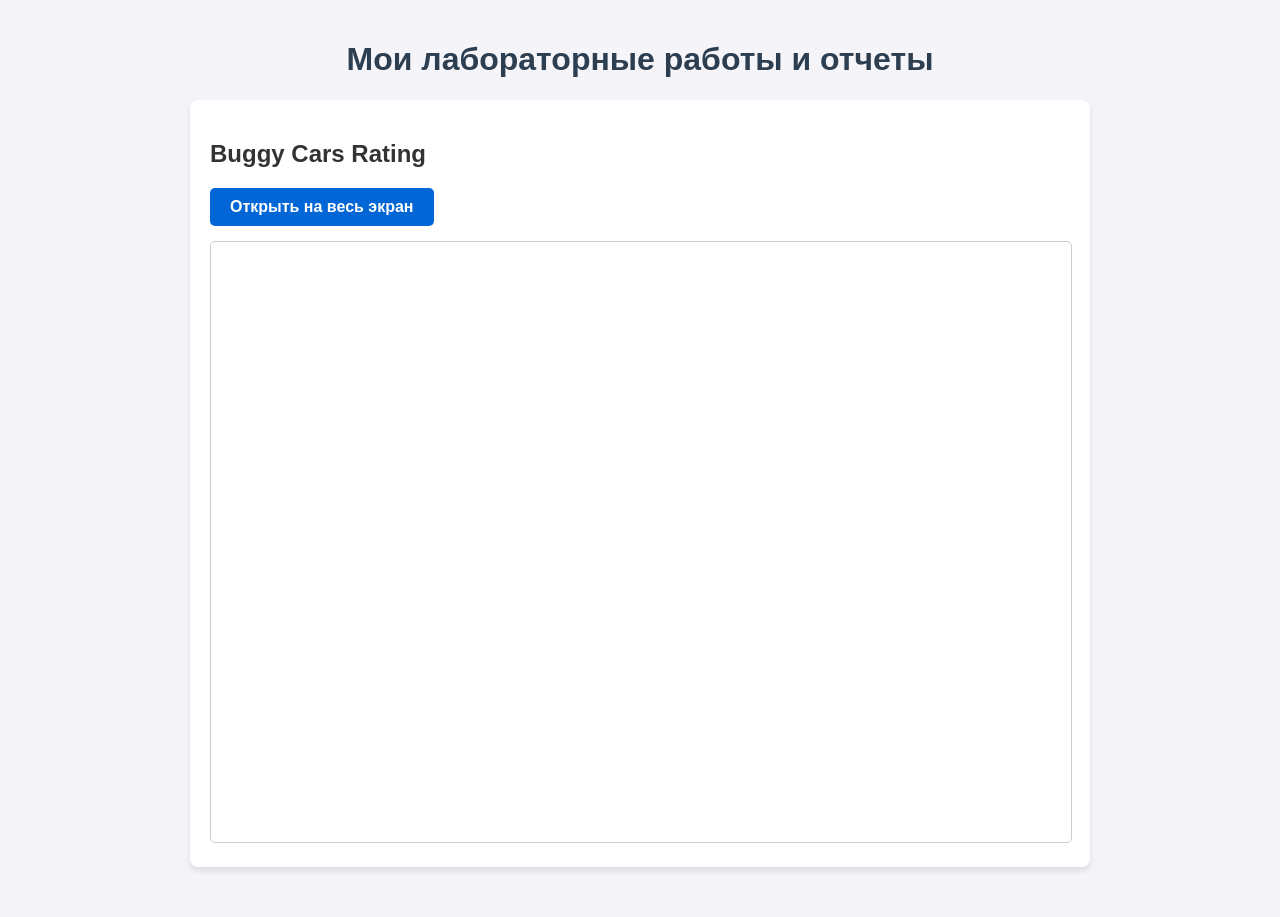
<file: index.html>
<!DOCTYPE html>
<html lang="ru">
<head>
    <meta charset="UTF-8">
    <meta name="viewport" content="width=device-width, initial-scale=1.0">
    <title>Отчеты Жидебаев Алижан</title>
    <style>
        body { font-family: 'Segoe UI', Tahoma, Geneva, Verdana, sans-serif; margin: 0; padding: 20px; background-color: #f4f4f9; color: #333; }
        .container { max-width: 900px; margin: 0 auto; }
        h1 { text-align: center; color: #2c3e50; }
        .report-card { background: white; padding: 20px; margin-bottom: 30px; border-radius: 8px; box-shadow: 0 4px 6px rgba(0,0,0,0.1); }
        .btn { display: inline-block; padding: 10px 20px; background-color: #0366d6; color: white; text-decoration: none; border-radius: 5px; margin-bottom: 15px; font-weight: bold; }
        .btn:hover { background-color: #005cc5; }
        /* рамка для просмотра документов */
        iframe { width: 100%; height: 600px; border: 1px solid #ccc; border-radius: 5px; }
    </style>
</head>
<body>

<div class="container">
    <h1>Мои лабораторные работы и отчеты</h1>

    <div class="report-card">
        <h2>Buggy Cars Rating</h2>
        <a href="baggy-justtesit-org.pdf" class="btn" target="_blank">Открыть на весь экран</a>
        
        <iframe src="baggy-justtesit-org.pdf"></iframe>
    </div>

</div>

</body>
</html>
</file>
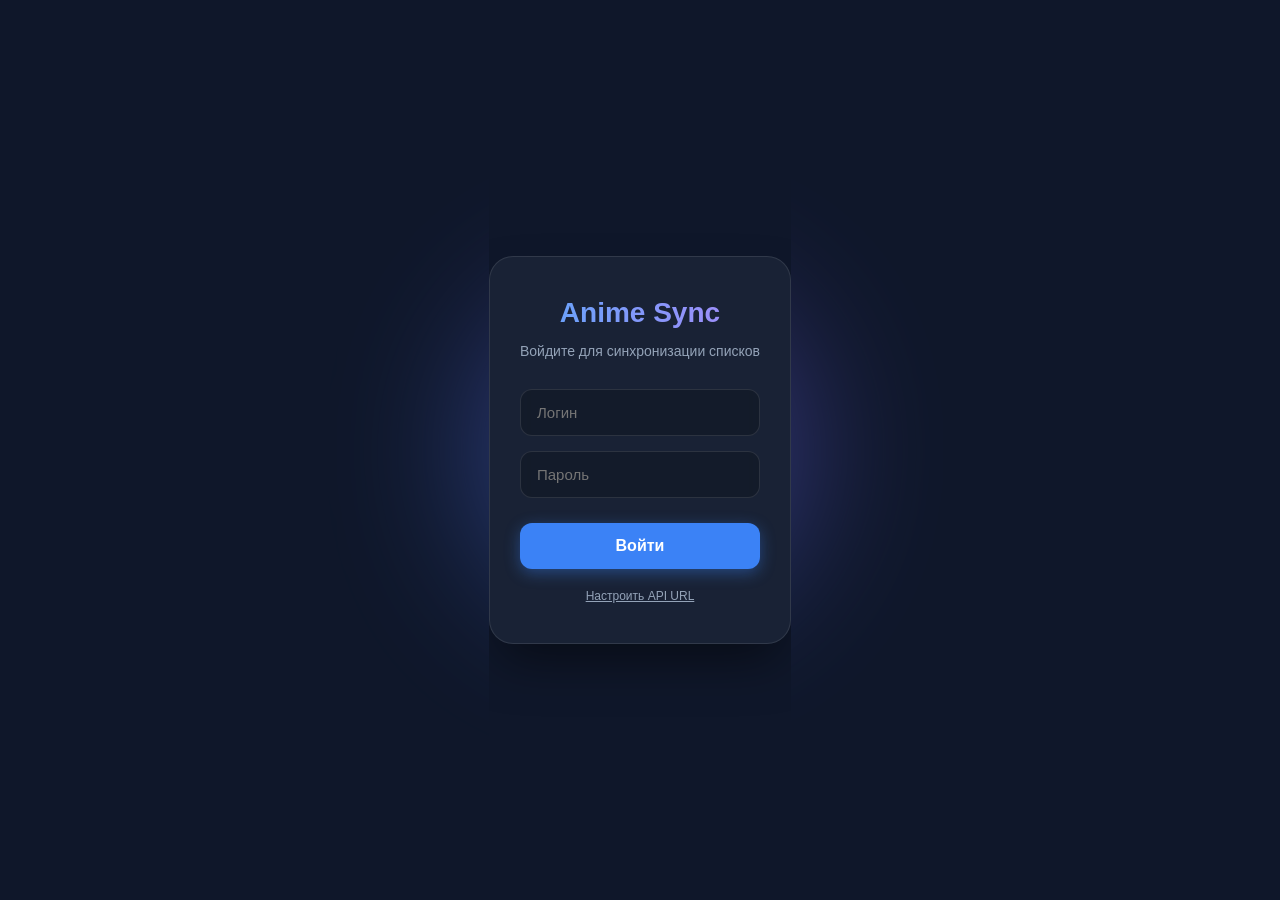
<file: anime/index.html>
<!DOCTYPE html>
<html lang="ru">
<head>
    <meta charset="UTF-8">
    <meta name="viewport" content="width=device-width, initial-scale=1.0, maximum-scale=1.0, user-scalable=no, viewport-fit=cover">
    <title>Anime Watch Sync</title>
    <style>
        :root {
            --bg: #0f172a;
            --panel: #1e293b;
            --panel-glass: rgba(30, 41, 59, 0.85);
            --accent: #3b82f6;
            --accent-glass: rgba(59, 130, 246, 0.15);
            --text: #f8fafc;
            --subtext: #94a3b8;
            --border: rgba(255, 255, 255, 0.08);
            --watched: #10b981;
            --danger: #ef4444;
            --nav-height: 65px;
        }
        body, html { 
            margin: 0; padding: 0; font-family: 'Inter', -apple-system, sans-serif; 
            background: var(--bg); color: var(--text); overflow-x: hidden; height: 100%; 
            -webkit-tap-highlight-color: transparent;
        }
        * { box-sizing: border-box; }
        
        .app-container { display: flex; flex-direction: column; height: 100%; padding-bottom: var(--nav-height); }
        @media (min-width: 768px) {
            .app-container { flex-direction: row; padding-bottom: 0; padding-left: 200px; }
        }

        nav { 
            position: fixed; bottom: 0; left: 0; width: 100%; height: var(--nav-height);
            background: var(--panel-glass); backdrop-filter: blur(15px); -webkit-backdrop-filter: blur(15px);
            display: flex; justify-content: space-around; align-items: center;
            border-top: 1px solid var(--border); z-index: 50; padding-bottom: env(safe-area-inset-bottom);
        }
        @media (min-width: 768px) {
            nav {
                top: 0; width: 200px; height: 100%; flex-direction: column; justify-content: flex-start;
                border-top: none; border-right: 1px solid var(--border); padding-top: 30px; gap: 10px;
            }
        }
        .tab { 
            display: flex; flex-direction: column; align-items: center; justify-content: center;
            color: var(--subtext); cursor: pointer; transition: 0.3s; flex: 1; height: 100%;
            font-size: 11px; font-weight: 500; gap: 4px;
        }
        @media (min-width: 768px) {
            .tab { flex: none; width: 80%; height: 45px; flex-direction: row; justify-content: flex-start; padding: 0 15px; border-radius: 12px; font-size: 14px; gap: 10px; }
        }
        .tab.active { color: var(--accent); }
        @media (min-width: 768px) { .tab.active { background: var(--accent-glass); } }
        .tab-icon { font-size: 20px; }
        
        main { flex: 1; padding: 20px; overflow-y: auto; }
        
        .search-box { display: flex; gap: 10px; margin-bottom: 25px; position: relative; }
        .search-box input { 
            flex: 1; padding: 16px 20px; border-radius: 16px; border: 1px solid var(--border); 
            background: var(--panel); color: var(--text); font-size: 16px; outline: none; transition: 0.3s;
            box-shadow: 0 4px 20px rgba(0,0,0,0.2);
        }
        .search-box input:focus { border-color: var(--accent); box-shadow: 0 4px 25px rgba(59,130,246,0.2); }
        .search-box button { 
            padding: 0 25px; border-radius: 16px; border: none; background: var(--accent); 
            color: #fff; font-weight: 600; cursor: pointer; font-size: 16px; transition: 0.3s;
        }
        .search-box button:active { transform: scale(0.95); }
        
        .grid { display: grid; grid-template-columns: repeat(auto-fill, minmax(130px, 1fr)); gap: 16px; }
        @media (min-width: 500px) { .grid { grid-template-columns: repeat(auto-fill, minmax(160px, 1fr)); gap: 20px; } }
        
        .card { 
            background: var(--panel); border-radius: 16px; overflow: hidden; cursor: pointer; 
            transition: transform 0.2s, box-shadow 0.2s; border: 1px solid var(--border);
            display: flex; flex-direction: column; position: relative;
        }
        .card:hover { transform: translateY(-5px); box-shadow: 0 10px 20px rgba(0,0,0,0.3); }
        .card:active { transform: scale(0.95); }
        .card img { width: 100%; aspect-ratio: 2/3; object-fit: cover; background: #111; }
        .card .info { padding: 12px; display: flex; flex-direction: column; flex: 1; }
        .card .title { font-size: 14px; font-weight: 600; line-height: 1.3; display: -webkit-box; -webkit-line-clamp: 2; -webkit-box-orient: vertical; overflow: hidden; margin-bottom: 5px; }
        .card .year { font-size: 12px; color: var(--subtext); }
        .badge { 
            position: absolute; top: 8px; right: 8px; background: rgba(15,23,42,0.8); backdrop-filter: blur(5px);
            padding: 4px 10px; border-radius: 10px; font-size: 11px; font-weight: 600; color: var(--accent);
            border: 1px solid var(--border);
        }
        
        #modal { 
            position: fixed; top: 0; left: 0; width: 100%; height: 100%; background: var(--bg); 
            z-index: 100; display: none; flex-direction: column; overflow-y: auto; overflow-x: hidden;
            transform: translateY(100%); transition: transform 0.3s cubic-bezier(0.16, 1, 0.3, 1);
        }
        #modal.active { display: flex; transform: translateY(0); }
        
        .modal-header { 
            position: sticky; top: 0; padding: 15px; background: rgba(15,23,42,0.9); backdrop-filter: blur(15px);
            display: flex; gap: 15px; align-items: center; z-index: 10; border-bottom: 1px solid var(--border);
        }
        .back-btn { 
            background: var(--panel); border: 1px solid var(--border); color: var(--text); 
            padding: 8px 16px; border-radius: 12px; font-size: 14px; cursor: pointer; font-weight: 600;
        }
        
        #player-container { 
            position: sticky; top: 65px; width: 100%; aspect-ratio: 16/9; background: #000; 
            z-index: 5; display: none; box-shadow: 0 10px 30px rgba(0,0,0,0.5);
        }
        iframe { width: 100%; height: 100%; border: none; }
        
        .modal-content { padding: 20px; }
        .hero { display: flex; gap: 20px; margin-bottom: 25px; }
        .hero img { width: 120px; border-radius: 12px; object-fit: cover; box-shadow: 0 10px 20px rgba(0,0,0,0.5); }
        .hero h2 { margin: 0 0 10px 0; font-size: 20px; line-height: 1.2; }
        .desc { font-size: 14px; color: var(--subtext); line-height: 1.6; display: -webkit-box; -webkit-line-clamp: 5; -webkit-box-orient: vertical; overflow: hidden; }
        
        .status-actions { display: grid; grid-template-columns: repeat(3, 1fr); gap: 10px; margin-bottom: 25px; }
        @media (min-width: 500px) { .status-actions { display: flex; } }
        .status-btn { 
            padding: 12px 5px; border-radius: 12px; border: 1px solid var(--border); background: var(--panel); 
            color: var(--subtext); text-align: center; cursor: pointer; font-size: 13px; font-weight: 600; transition: 0.2s;
        }
        .status-btn.active { background: var(--accent-glass); border-color: var(--accent); color: var(--accent); }
        .status-btn:active { transform: scale(0.95); }
        
        select { 
            width: 100%; padding: 16px; border-radius: 16px; background: var(--panel); color: var(--text); 
            border: 1px solid var(--border); font-size: 15px; margin-bottom: 20px; outline: none; appearance: none;
            box-shadow: 0 4px 15px rgba(0,0,0,0.1);
        }
        
        .ep-list { display: flex; flex-direction: column; gap: 10px; }
        .ep-item { 
            display: flex; justify-content: space-between; align-items: center; padding: 16px; 
            background: var(--panel); border-radius: 16px; border: 1px solid var(--border); 
            cursor: pointer; transition: 0.2s;
        }
        .ep-item:hover { background: rgba(255,255,255,0.05); }
        .ep-item.watched { border-color: var(--watched); background: rgba(16, 185, 129, 0.05); }
        .ep-item .time { font-size: 13px; color: var(--accent); opacity: 0.8; background: var(--accent-glass); padding: 4px 8px; border-radius: 8px;}
        .ep-item .mark-btn { 
            padding: 8px 16px; background: transparent; border: 1px solid var(--border); 
            border-radius: 10px; color: var(--text); font-size: 12px; cursor: pointer; font-weight: 600;
        }
        .ep-item.watched .mark-btn { background: rgba(16, 185, 129, 0.15); border-color: var(--watched); color: var(--watched); }
        
        .loader { text-align: center; padding: 40px; color: var(--subtext); font-size: 15px; }
        
        #sync-indicator { 
            position: fixed; bottom: calc(var(--nav-height) + 20px); right: 20px; 
            background: rgba(15,23,42,0.9); backdrop-filter: blur(5px); border: 1px solid var(--border); 
            padding: 10px 20px; border-radius: 20px; font-size: 13px; font-weight: 600; color: #fff; 
            display: none; z-index: 1000; box-shadow: 0 10px 25px rgba(0,0,0,0.5);
            animation: fadeIn 0.3s;
        }
        @keyframes fadeIn { from { opacity: 0; transform: translateY(10px); } to { opacity: 1; transform: translateY(0); } }
    </style>
</head>
<body>

<div class="app-container">
    <nav>
        <div class="tab active" onclick="switchTab('search')"><span class="tab-icon">🔍</span><span>Поиск</span></div>
        <div class="tab" onclick="switchTab('watching')"><span class="tab-icon">📺</span><span>Смотрю</span></div>
        <div class="tab" onclick="switchTab('planned')"><span class="tab-icon">📅</span><span>В планах</span></div>
        <div class="tab" onclick="switchTab('on_hold')"><span class="tab-icon">⏸</span><span>Отложено</span></div>
        <div class="tab" onclick="switchTab('completed')"><span class="tab-icon">✅</span><span>Готово</span></div>
        <div class="tab" onclick="logout()" style="color:var(--danger);"><span class="tab-icon">🚪</span><span>Выход</span></div>
    </nav>

    <main>
        <div id="tab-search">
            <div class="search-box">
                <input type="text" id="search-input" placeholder="Название аниме..." onkeydown="if(event.key === 'Enter') doSearch()">
                <button onclick="doSearch()">Искать</button>
            </div>
            <div id="search-results" class="grid"></div>
        </div>
        <div id="tab-list" style="display:none;">
            <div id="list-results" class="grid"></div>
        </div>
    </main>
</div>

<div id="modal">
    <div class="modal-header">
        <button class="back-btn" onclick="closeModal()">❮ Назад</button>
        <span style="font-weight: 600; font-size: 16px; flex:1; text-align:center; overflow:hidden; text-overflow:ellipsis; white-space:nowrap;" id="modal-title-top"></span>
        <div style="width: 70px;"></div>
    </div>
    
    <div id="player-container">
        <iframe id="video-player" allowfullscreen allow="autoplay *; fullscreen *"></iframe>
    </div>
    
    <div class="modal-content">
        <div class="hero">
            <img id="m-cover" src="[data-uri]">
            <div>
                <h2 id="m-title"></h2>
                <div class="desc" id="m-desc">Загрузка информации...</div>
            </div>
        </div>
        
        <div class="status-actions" id="m-statuses">
            <div class="status-btn" onclick="setStatus('watching')">Смотрю</div>
            <div class="status-btn" onclick="setStatus('planned')">В планах</div>
            <div class="status-btn" onclick="setStatus('completed')">Готово</div>
            <div class="status-btn" onclick="setStatus('on_hold')">Отложено</div>
            <div class="status-btn" onclick="setStatus('dropped')">Брошено</div>
            <div class="status-btn" style="color:var(--danger); border-color:var(--danger);" onclick="setStatus('')">Удалить</div>
        </div>
        
        <select id="m-trans" onchange="renderEpisodes()"></select>
        <div class="ep-list" id="m-eps"></div>
    </div>
</div>

<div id="sync-indicator">Синхронизация...</div>

<script>
    const TOKEN = localStorage.getItem('AUTH_TOKEN');
    const API_URL = localStorage.getItem('API_URL');
    
    if (!TOKEN || !API_URL) {
        window.location.href = 'login.html';
    }

    const headers = { 'Authorization': `Bearer ${TOKEN}`, 'Content-Type': 'application/json' };

    let listsData = {};
    let statusData = {};
    let syncTimer = null;
    let pollerInterval = null;
    let isDirty = false;

    let currentAnime = null;
    let currentResults = null;
    let currentPlayingEp = null;

    const CAT_LABELS = { "watching": "Смотрю", "planned": "В планах", "on_hold": "Отложено", "dropped": "Брошено", "completed": "Просмотрено" };

    // Умный загрузчик: если у карточки нет правильной ссылки, запрашиваем её с правильным хешем у Shikimori API
    async function handleImgFallback(img, id) {
        if (img.dataset.fetching === "true") return;
        img.dataset.fetching = "true";

        try {
            let res = await fetch(`https://shikimori.io/api/animes/${id}`);
            if (res.ok) {
                let data = await res.json();
                if (data.image && data.image.original) {
                    let imgUrl = data.image.original;
                    let fullUrl = imgUrl.startsWith('http') ? imgUrl : `https://shikimori.io${imgUrl}`;
                    
                    img.src = fullUrl;

                    // Обновляем в локальной базе и отправляем в облако
                    if (listsData[id]) {
                        listsData[id].poster = fullUrl;
                        pushData(1000);
                    }
                    return;
                }
            }
        } catch(e) {
            console.error("Ошибка загрузки обложки через API", e);
        }

        // Заглушка, если совсем ничего не нашлось
        img.src = 'data:image/svg+xml;utf8,<svg xmlns="http://www.w3.org/2000/svg" width="200" height="300" style="background:%231e293b"><text x="50%" y="50%" fill="%2394a3b8" font-family="sans-serif" font-size="14" text-anchor="middle" dominant-baseline="middle">Нет обложки</text></svg>';
        img.onerror = null;
    }

    function logout() {
        localStorage.removeItem('AUTH_TOKEN');
        window.location.href = 'login.html';
    }

    function showSync(text) {
        let el = document.getElementById('sync-indicator');
        el.textContent = text;
        el.style.display = 'block';
        setTimeout(() => el.style.display = 'none', 2500);
    }

    async function apiFetch(endpoint, options={}) {
        options.headers = {...headers, ...options.headers};
        let res = await fetch(`${API_URL}${endpoint}`, options);
        if (res.status === 401) logout();
        return res;
    }

    async function pullData() {
        if (isDirty || syncTimer) return;
        try {
            let res = await apiFetch('/api/user/data');
            if (res.ok) {
                let data = await res.json();
                let changed = JSON.stringify(listsData) !== JSON.stringify(data.listsData) || 
                              JSON.stringify(statusData) !== JSON.stringify(data.statusData);
                listsData = data.listsData || {};
                statusData = data.statusData || {};
                if (changed) {
                    refreshUI();
                }
            }
        } catch(e) { console.error("Pull error", e); }
    }

    async function pushData(delay = 500) {
        isDirty = true;
        if (syncTimer) clearTimeout(syncTimer);
        syncTimer = setTimeout(async () => {
            syncTimer = null;
            showSync('Синхронизация...');
            try {
                let res = await apiFetch('/api/user/data', {
                    method: 'POST',
                    body: JSON.stringify({ listsData, statusData })
                });
                if(res.ok) showSync('✅ Облако обновлено');
                else showSync('❌ Ошибка синхронизации');
            } catch(e) { showSync('❌ Ошибка сети'); }
            isDirty = false;
        }, delay);
    }

    function initApp() {
        pullData();
        pollerInterval = setInterval(pullData, 15000);
        
        window.addEventListener('message', function(event) {
            if (event.data && event.data.key === 'kodik_player_time_update') {
                let time = event.data.value;
                if (time > 0 && currentAnime && currentPlayingEp !== null) {
                    let stKey = `${currentAnime.shiki_id}_${currentAnime.trans_id}_${currentPlayingEp}`;
                    let st = statusData[stKey] || {};
                    let w = typeof st === 'boolean' ? st : (st.watched || false);
                    statusData[stKey] = { watched: w, time: Math.floor(time) };
                    pushData(3000);
                }
            }
        });
    }

    function refreshUI() {
        if(document.getElementById('modal').classList.contains('active')) {
            updateStatusButtons();
            renderEpisodes();
        }
        let activeTab = document.querySelector('.tab.active').getAttribute('onclick');
        if (activeTab && activeTab.includes("switchTab('") && !activeTab.includes("search")) {
            let cat = activeTab.match(/'([^']+)'/)[1];
            renderList(cat);
        }
    }

    function switchTab(tab) {
        document.querySelectorAll('.tab').forEach(t => t.classList.remove('active'));
        document.querySelector(`.tab[onclick="switchTab('${tab}')"]`).classList.add('active');
        
        if (tab === 'search') {
            document.getElementById('tab-search').style.display = 'block';
            document.getElementById('tab-list').style.display = 'none';
        } else {
            document.getElementById('tab-search').style.display = 'none';
            document.getElementById('tab-list').style.display = 'block';
            renderList(tab);
        }
        window.scrollTo(0,0);
    }

    function renderList(cat) {
        let container = document.getElementById('list-results');
        let items = Object.values(listsData).filter(v => v.status === cat);
        
        if (!items.length) {
            container.innerHTML = '<div class="loader">В этом списке пока пусто.</div>';
            return;
        }
        
        let html = '';
        for (let item of items) {
            // Берем сохраненную ссылку с хешем или заставляем загрузить через API
            let posterSrc = item.poster || '';
            html += `
                <div class="card" onclick="openAnime(${item.shiki_id}, '${item.title.replace(/'/g, "\\'")}', '${item.trans_id || ''}')">
                    <img src="${posterSrc}" data-attempt="0" onerror="handleImgFallback(this, ${item.shiki_id})" loading="lazy">
                    <div class="info"><div class="title">${item.title}</div></div>
                </div>
            `;
        }
        container.innerHTML = html;
    }

    async function doSearch() {
        let q = document.getElementById('search-input').value.trim();
        if (!q) return;
        
        let container = document.getElementById('search-results');
        container.innerHTML = '<div class="loader">Ищем...</div>';
        
        try {
            let res = await apiFetch(`/api/search?title=${encodeURIComponent(q)}`);
            let data = await res.json();
            
            if (!data.results || !data.results.length) {
                container.innerHTML = '<div class="loader">Ничего не найдено</div>';
                return;
            }
            
            let groups = {};
            for (let r of data.results) {
                if (!r.shikimori_id) continue;
                let posterUrl = (r.material_data && r.material_data.poster_url) ? r.material_data.poster_url : null;
                
                if (!groups[r.shikimori_id]) {
                    groups[r.shikimori_id] = { title: r.title, year: r.year, poster: posterUrl, items: [] };
                } else if (!groups[r.shikimori_id].poster && posterUrl) {
                    groups[r.shikimori_id].poster = posterUrl;
                }
                groups[r.shikimori_id].items.push(r);
            }
            
            let html = '';
            for (let sid in groups) {
                let g = groups[sid];
                let badge = listsData[sid] ? `<div class="badge">${CAT_LABELS[listsData[sid].status] || listsData[sid].status}</div>` : '';
                let posterSrc = g.poster || (listsData[sid] ? listsData[sid].poster : '');
                
                html += `
                    <div class="card" onclick="openAnimeData(${sid}, '${g.title.replace(/'/g, "\\'")}', '${encodeURIComponent(JSON.stringify(g.items))}')">
                        ${badge}
                        <img src="${posterSrc}" data-attempt="0" onerror="handleImgFallback(this, ${sid})" loading="lazy">
                        <div class="info">
                            <div class="title">${g.title}</div>
                            <div class="year">${g.year || '?'}</div>
                        </div>
                    </div>
                `;
            }
            container.innerHTML = html;
        } catch(e) { container.innerHTML = '<div class="loader">Ошибка поиска</div>'; }
    }

    async function openAnime(shiki_id, title, preferred_trans_id) {
        document.getElementById('modal').classList.add('active');
        document.getElementById('modal-title-top').textContent = title;
        document.getElementById('m-title').textContent = title;
        document.getElementById('m-desc').textContent = "Загрузка...";
        
        let savedPoster = listsData[shiki_id] ? listsData[shiki_id].poster : '';
        let mCover = document.getElementById('m-cover');
        mCover.dataset.attempt = "0";
        mCover.onerror = function() { handleImgFallback(this, shiki_id); };
        mCover.src = savedPoster;
        
        document.getElementById('m-eps').innerHTML = '<div class="loader">Загрузка серий...</div>';
        document.getElementById('m-trans').innerHTML = '';
        
        try {
            let res = await apiFetch(`/api/search?shikimori_id=${shiki_id}`);
            let data = await res.json();
            let items = data.results || [];
            if(!items.length) {
                document.getElementById('m-eps').innerHTML = '<div class="loader">Нет серий</div>';
                return;
            }
            openAnimeData(shiki_id, title, encodeURIComponent(JSON.stringify(items)), preferred_trans_id);
        } catch(e) { document.getElementById('m-desc').textContent = "Ошибка сети."; }
    }

    function openAnimeData(shiki_id, title, itemsJsonUrl, preferred_trans_id) {
        currentAnime = { shiki_id, title, poster: listsData[shiki_id] ? listsData[shiki_id].poster : '' };
        currentResults = JSON.parse(decodeURIComponent(itemsJsonUrl));
        
        document.getElementById('m-title').textContent = title;
        document.getElementById('modal-title-top').textContent = title;
        document.getElementById('m-desc').textContent = "Загрузка описания...";
        document.getElementById('modal').classList.add('active');
        stopPlayer();
        
        // Запрос к актуальному API Shikimori для получения описания и ссылки с хешем
        fetch(`https://shikimori.io/api/animes/${shiki_id}`)
            .then(r => r.json())
            .then(shiki => {
                if (shiki && shiki.description) document.getElementById('m-desc').textContent = shiki.description.replace(/\[.*?\]/g, '');
                else document.getElementById('m-desc').textContent = "Описание отсутствует.";
                
                if (shiki && shiki.image && shiki.image.original) {
                    let imgUrl = shiki.image.original;
                    let fullUrl = imgUrl.startsWith('http') ? imgUrl : `https://shikimori.io${imgUrl}`;
                    document.getElementById('m-cover').src = fullUrl;
                    currentAnime.poster = fullUrl;
                    
                    if (listsData[shiki_id] && listsData[shiki_id].poster !== fullUrl) {
                        listsData[shiki_id].poster = fullUrl;
                        pushData();
                    }
                }
            }).catch(()=> document.getElementById('m-desc').textContent = "");
        
        updateStatusButtons();
        
        let transSelect = document.getElementById('m-trans');
        transSelect.innerHTML = '';
        let transGroups = {};
        for (let r of currentResults) {
            let t = r.translation ? r.translation.title : "Оригинал";
            transGroups[t] = r;
        }
        
        let selectedIdx = 0;
        Object.keys(transGroups).forEach((t, i) => {
            let opt = document.createElement('option');
            opt.value = t; opt.textContent = t;
            transSelect.appendChild(opt);
            let tid = transGroups[t].translation ? transGroups[t].translation.id : null;
            if (preferred_trans_id && String(tid) === String(preferred_trans_id)) selectedIdx = i;
        });
        
        transSelect.selectedIndex = selectedIdx;
        renderEpisodes();
    }

    function updateStatusButtons() {
        let savedStatus = listsData[currentAnime.shiki_id] ? listsData[currentAnime.shiki_id].status : null;
        document.querySelectorAll('.status-btn').forEach(btn => btn.classList.remove('active'));
        if (savedStatus) {
            let btn = document.querySelector(`.status-btn[onclick="setStatus('${savedStatus}')"]`);
            if (btn) btn.classList.add('active');
        }
    }

    function setStatus(status) {
        let transSelect = document.getElementById('m-trans');
        let selectedT = transSelect.value;
        let transData = currentResults.find(r => (r.translation ? r.translation.title : "Оригинал") === selectedT);
        let trans_id = transData.translation ? transData.translation.id : null;
        
        if (status === '') {
            delete listsData[currentAnime.shiki_id];
            listsData[currentAnime.shiki_id] = {status: ''}; 
        } else {
            listsData[currentAnime.shiki_id] = {
                status: status, 
                title: currentAnime.title, 
                trans_id: trans_id, 
                shiki_id: currentAnime.shiki_id, 
                trans_title: selectedT,
                poster: currentAnime.poster
            };
        }
        pushData();
        updateStatusButtons();
        refreshUI();
    }

    function renderEpisodes() {
        let transSelect = document.getElementById('m-trans');
        let selectedT = transSelect.value;
        let transData = currentResults.find(r => (r.translation ? r.translation.title : "Оригинал") === selectedT);
        
        let epMap = {}; 
        if (transData.seasons) {
            for (let s in transData.seasons) {
                for (let e in transData.seasons[s].episodes) {
                    epMap[`Сезон ${s} Серия ${e}`] = { num: parseInt(e), link: transData.seasons[s].episodes[e] };
                }
            }
        }
        if (Object.keys(epMap).length === 0) epMap["Фильм"] = { num: 0, link: transData.link };
        
        let sortedKeys = Object.keys(epMap).sort((a,b) => {
            let na = a.match(/\d+/g) || [0];
            let nb = b.match(/\d+/g) || [0];
            for(let i=0; i<na.length; i++) {
                if (parseInt(na[i]) !== parseInt(nb[i])) return parseInt(na[i]) - parseInt(nb[i]);
            }
            return 0;
        });
        
        let trans_id = transData.translation ? transData.translation.id : null;
        currentAnime.trans_id = trans_id;
        
        let container = document.getElementById('m-eps');
        let html = '';
        for (let k of sortedKeys) {
            let epInfo = epMap[k];
            let stKey = `${currentAnime.shiki_id}_${trans_id}_${epInfo.num}`;
            let st = statusData[stKey] || {};
            let watched = typeof st === 'boolean' ? st : (st.watched || false);
            let time = typeof st === 'boolean' ? 0 : (st.time || 0);
            
            let tStr = '';
            if (time > 0) {
                let m = Math.floor(time/60);
                let s = time%60;
                tStr = `${m}:${s.toString().padStart(2,'0')}`;
            }
            
            html += `
                <div class="ep-item ${watched ? 'watched' : ''}" onclick="playEp(${epInfo.num}, '${epInfo.link}', ${time})">
                    <div style="display:flex; align-items:center; gap:12px;">
                        <span style="font-size: 16px;">${watched ? '🟢' : '⚪'}</span>
                        <span style="font-weight: 500;">${k}</span>
                        ${tStr ? `<span class="time">${tStr}</span>` : ''}
                    </div>
                    <button class="mark-btn" onclick="event.stopPropagation(); toggleWatched(${epInfo.num})">${watched ? 'Снять' : 'Отметить'}</button>
                </div>
            `;
        }
        container.innerHTML = html;
    }

    function toggleWatched(ep_num) {
        let stKey = `${currentAnime.shiki_id}_${currentAnime.trans_id}_${ep_num}`;
        let st = statusData[stKey] || {};
        let w = typeof st === 'boolean' ? st : (st.watched || false);
        let t = typeof st === 'boolean' ? 0 : (st.time || 0);
        statusData[stKey] = { watched: !w, time: t };
        
        pushData();
        renderEpisodes();
    }

    function playEp(ep_num, link, startTime) {
        let pCont = document.getElementById('player-container');
        pCont.style.display = 'block';
        
        let url = link;
        if(url.startsWith('//')) url = 'https:' + url;
        
        let separator = url.includes('?') ? '&' : '?';
        url += `${separator}quality=720&vq=720`;
        
        if (startTime > 0) {
            url += `&time=${startTime}`;
        }
        
        document.getElementById('video-player').src = url;
        currentPlayingEp = ep_num;
        
        setTimeout(() => pCont.scrollIntoView({behavior: "smooth", block: "start"}), 300);
    }

    function stopPlayer() {
        let v = document.getElementById('video-player');
        if (v && currentPlayingEp !== null) v.src = "";
        document.getElementById('player-container').style.display = 'none';
        currentPlayingEp = null;
    }

    function closeModal() {
        stopPlayer();
        document.getElementById('modal').classList.remove('active');
        refreshUI();
    }

    initApp();
</script>
</body>
</html>
</file>
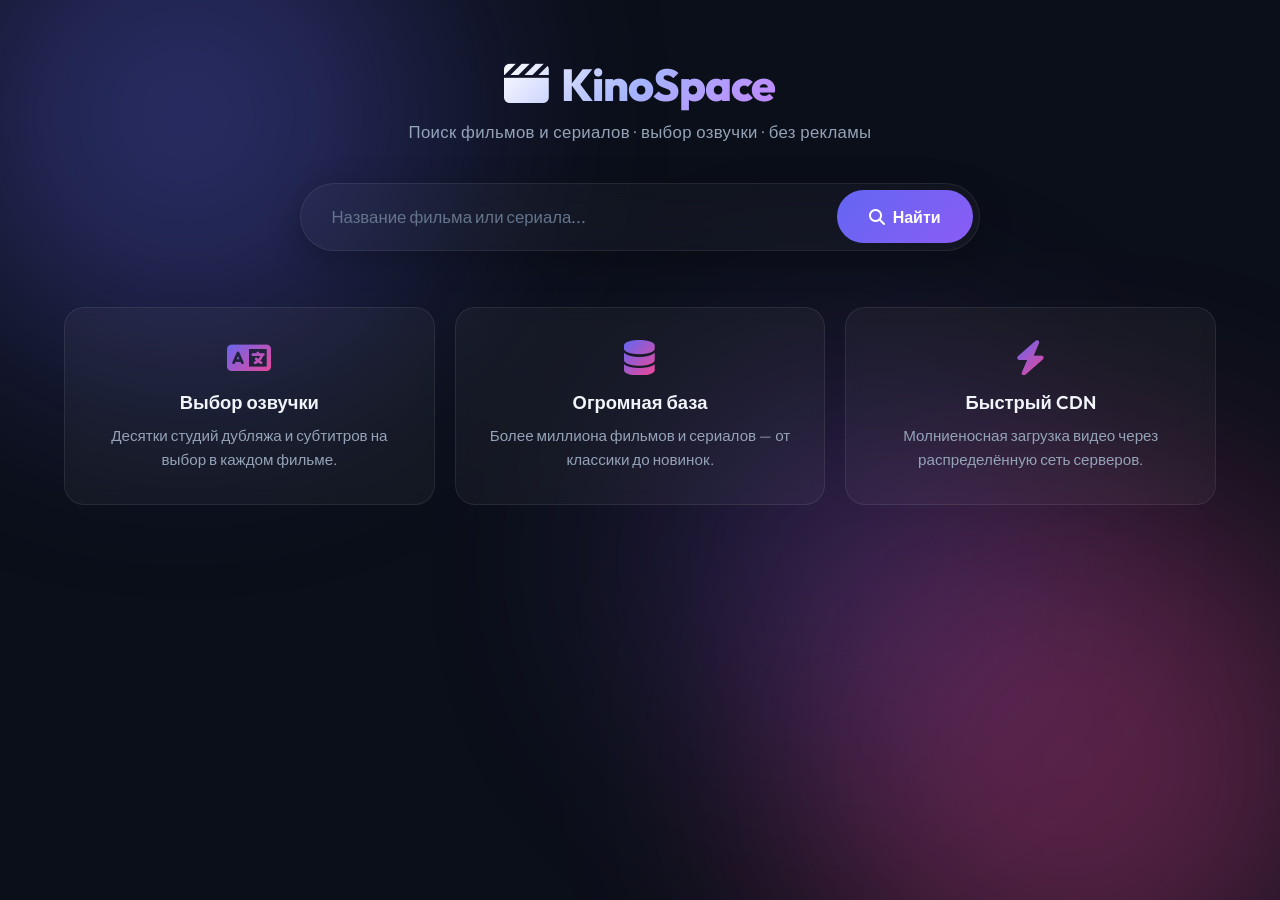
<file: kino/index.html>
<!DOCTYPE html>
<html lang="ru">
<head>
    <meta charset="UTF-8">
    <meta name="viewport" content="width=device-width, initial-scale=1.0">
    <title>KinoSpace — Фильмы и сериалы онлайн</title>
    <meta name="description" content="Смотрите фильмы и сериалы онлайн с выбором озвучки">
    <link rel="stylesheet" href="style.css">
    <link href="https://fonts.googleapis.com/css2?family=Outfit:wght@300;400;500;600;800&display=swap" rel="stylesheet">
    <link rel="stylesheet" href="https://cdnjs.cloudflare.com/ajax/libs/font-awesome/6.4.0/css/all.min.css">
</head>
<body>
    <div class="background">
        <div class="blob blob-1"></div>
        <div class="blob blob-2"></div>
        <div class="blob blob-3"></div>
    </div>

    <main class="app-container">
        <header class="header">
            <h1 class="logo"><i class="fa-solid fa-clapperboard"></i> KinoSpace</h1>
            <p class="subtitle">Поиск фильмов и сериалов · выбор озвучки · без рекламы</p>
        </header>

        <section class="search-section">
            <form id="search-form" class="search-box">
                <input type="text" id="search-input" placeholder="Название фильма или сериала..." autocomplete="off" required>
                <button type="submit" class="search-btn"><i class="fa-solid fa-magnifying-glass"></i><span class="btn-text"> Найти</span></button>
            </form>
        </section>

        <!-- Результаты поиска -->
        <section class="results-section" id="results-section" style="display: none;">
            <h2 class="results-title" id="results-title">Результаты поиска</h2>
            <div class="results-grid" id="results-grid"></div>
        </section>

        <!-- Плеер -->
        <section class="player-section" id="player-section" style="display: none;">
            <div class="player-wrapper">
                <div class="player-header">
                    <button class="back-btn" id="back-btn"><i class="fa-solid fa-arrow-left"></i> Назад к результатам</button>
                    <h2 id="movie-title">Фильм</h2>
                    <span class="badge"><i class="fa-solid fa-language"></i> Озвучка внутри плеера</span>
                </div>
                <div id="player-container"></div>
                <div class="player-info" id="player-info"></div>
            </div>
        </section>

        <!-- Фичи (показываются до поиска) -->
        <section class="features" id="features-section">
            <div class="feature-card">
                <i class="fa-solid fa-language"></i>
                <h3>Выбор озвучки</h3>
                <p>Десятки студий дубляжа и субтитров на выбор в каждом фильме.</p>
            </div>
            <div class="feature-card">
                <i class="fa-solid fa-database"></i>
                <h3>Огромная база</h3>
                <p>Более миллиона фильмов и сериалов — от классики до новинок.</p>
            </div>
            <div class="feature-card">
                <i class="fa-solid fa-bolt"></i>
                <h3>Быстрый CDN</h3>
                <p>Молниеносная загрузка видео через распределённую сеть серверов.</p>
            </div>
        </section>
    </main>

    <script src="app.js?v=2"></script>
</body>
</html>
</file>
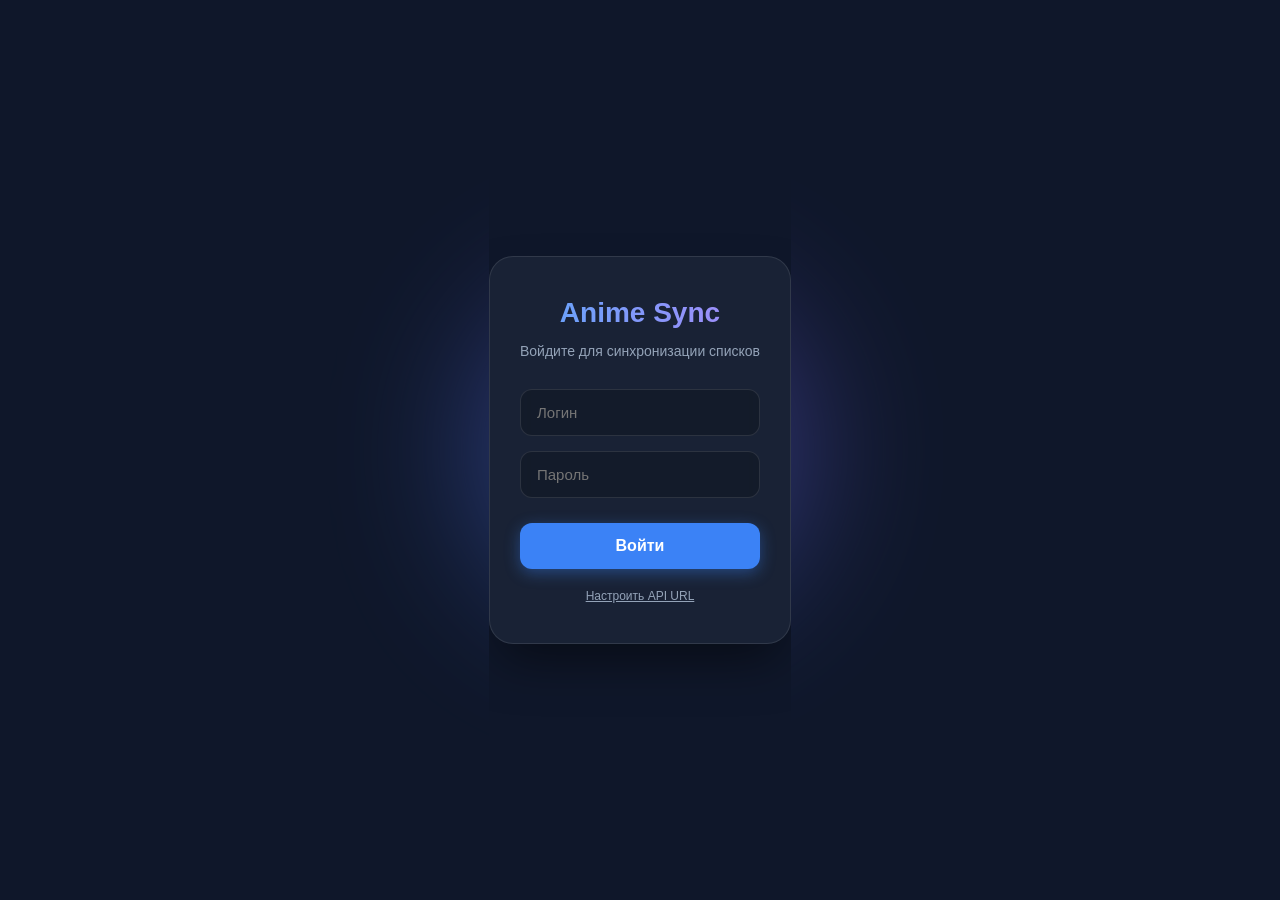
<file: anime/login.html>
<!DOCTYPE html>
<html lang="ru">
<head>
    <meta charset="UTF-8">
    <meta name="viewport" content="width=device-width, initial-scale=1.0, maximum-scale=1.0, user-scalable=no">
    <title>Вход - Anime Watch Sync</title>
    <style>
        :root {
            --bg: #0f172a;
            --panel: rgba(30, 41, 59, 0.7);
            --accent: #3b82f6;
            --accent-hover: #2563eb;
            --text: #f8fafc;
            --subtext: #94a3b8;
            --border: rgba(255, 255, 255, 0.1);
        }
        body, html {
            margin: 0; padding: 0; height: 100%;
            font-family: 'Inter', -apple-system, sans-serif;
            background: var(--bg);
            color: var(--text);
            display: flex; align-items: center; justify-content: center;
            overflow: hidden;
        }
        /* Gradient Background Animation */
        .bg-blob {
            position: absolute; width: 300px; height: 300px;
            background: linear-gradient(45deg, #3b82f6, #8b5cf6);
            border-radius: 50%; filter: blur(80px); opacity: 0.5;
            animation: move 10s infinite alternate;
            z-index: -1;
        }
        @keyframes move {
            0% { transform: translate(-100px, -100px) scale(1); }
            100% { transform: translate(100px, 100px) scale(1.2); }
        }
        
        .auth-card {
            background: var(--panel);
            backdrop-filter: blur(20px);
            -webkit-backdrop-filter: blur(20px);
            padding: 40px 30px;
            border-radius: 24px;
            border: 1px solid var(--border);
            width: 90%; max-width: 360px;
            box-shadow: 0 25px 50px -12px rgba(0, 0, 0, 0.5);
            text-align: center;
        }
        .auth-card h2 { margin: 0 0 10px; font-size: 28px; font-weight: 700; background: linear-gradient(to right, #60a5fa, #a78bfa); -webkit-background-clip: text; color: transparent; }
        .auth-card p { color: var(--subtext); font-size: 14px; margin-bottom: 30px; }
        
        .input-group { margin-bottom: 15px; text-align: left; }
        .input-group input {
            width: 100%; padding: 14px 16px; border-radius: 12px;
            border: 1px solid var(--border); background: rgba(0,0,0,0.2);
            color: var(--text); font-size: 15px; outline: none; transition: 0.3s;
            box-sizing: border-box;
        }
        .input-group input:focus { border-color: var(--accent); background: rgba(0,0,0,0.4); }
        
        button {
            width: 100%; padding: 14px; border-radius: 12px; border: none;
            background: var(--accent); color: #fff; font-weight: 600; font-size: 16px;
            cursor: pointer; transition: 0.3s; box-shadow: 0 4px 15px rgba(59, 130, 246, 0.4);
            margin-top: 10px;
        }
        button:hover { background: var(--accent-hover); transform: translateY(-2px); }
        button:active { transform: translateY(0); }
        
        #error-msg { color: #f87171; font-size: 13px; margin-top: 15px; display: none; }
        
        .api-config {
            margin-top: 20px; font-size: 12px; color: var(--subtext); cursor: pointer; text-decoration: underline;
        }
    </style>
</head>
<body>
    <div class="bg-blob"></div>
    <div class="auth-card">
        <h2>Anime Sync</h2>
        <p>Войдите для синхронизации списков</p>
        <div class="input-group">
            <input type="text" id="username" placeholder="Логин" autocomplete="username">
        </div>
        <div class="input-group">
            <input type="password" id="password" placeholder="Пароль" autocomplete="current-password">
        </div>
        <button onclick="login()">Войти</button>
        <div id="error-msg">Неверный логин или пароль</div>
        
        <div class="api-config" onclick="configureAPI()">Настроить API URL</div>
    </div>

    <script>
        function getAPI() {
            let api = localStorage.getItem('API_URL');
            if (!api) {
                api = prompt("Укажите URL вашего API-сервера (например, https://my-api.onrender.com):");
                if (api) localStorage.setItem('API_URL', api.replace(/\/$/, ''));
            }
            return api;
        }

        function configureAPI() {
            let current = localStorage.getItem('API_URL') || '';
            let api = prompt("Укажите URL вашего API-сервера:", current);
            if (api) localStorage.setItem('API_URL', api.replace(/\/$/, ''));
        }

        async function login() {
            let u = document.getElementById('username').value.trim();
            let p = document.getElementById('password').value.trim();
            let err = document.getElementById('error-msg');
            
            if (!u || !p) { err.textContent = "Заполните все поля"; err.style.display = 'block'; return; }
            
            let api = getAPI();
            if (!api) return;

            let btn = document.querySelector('button');
            btn.textContent = "Вход..."; btn.disabled = true;

            try {
                let res = await fetch(`${api}/login`, {
                    method: 'POST',
                    headers: {'Content-Type': 'application/json'},
                    body: JSON.stringify({username: u, password: p})
                });
                
                if (res.ok) {
                    let data = await res.json();
                    localStorage.setItem('AUTH_TOKEN', data.access_token);
                    window.location.href = 'index.html';
                } else {
                    err.textContent = "Неверный логин или пароль";
                    err.style.display = 'block';
                }
            } catch (e) {
                err.textContent = "Ошибка сети или API недоступен";
                err.style.display = 'block';
            }
            
            btn.textContent = "Войти"; btn.disabled = false;
        }
    </script>
</body>
</html>
</file>
<file: kino/style.css>
:root {
    --bg-color: #0b0f19;
    --card-bg: rgba(255, 255, 255, 0.04);
    --card-bg-hover: rgba(255, 255, 255, 0.08);
    --border-color: rgba(255, 255, 255, 0.08);
    --primary: #6366f1;
    --primary-glow: rgba(99, 102, 241, 0.25);
    --accent: #ec4899;
    --accent-glow: rgba(236, 72, 153, 0.25);
    --text-main: #f1f5f9;
    --text-muted: #94a3b8;
    --text-dim: #64748b;
    --success: #22c55e;
    --warning: #f59e0b;
    --danger: #ef4444;
    --radius-sm: 12px;
    --radius-md: 20px;
    --radius-lg: 24px;
}

* {
    margin: 0;
    padding: 0;
    box-sizing: border-box;
}

body {
    font-family: 'Outfit', sans-serif;
    background-color: var(--bg-color);
    color: var(--text-main);
    min-height: 100vh;
    overflow-x: hidden;
    position: relative;
}

/* ======== Background Blobs ======== */
.background {
    position: fixed;
    top: 0;
    left: 0;
    width: 100vw;
    height: 100vh;
    z-index: -1;
    overflow: hidden;
}

.blob {
    position: absolute;
    filter: blur(120px);
    opacity: 0.35;
    border-radius: 50%;
    animation: float 25s infinite alternate ease-in-out;
}

.blob-1 {
    top: -15%;
    left: -5%;
    width: 500px;
    height: 500px;
    background: var(--primary);
}

.blob-2 {
    bottom: -15%;
    right: -5%;
    width: 550px;
    height: 550px;
    background: var(--accent);
    animation-delay: -8s;
}

.blob-3 {
    top: 40%;
    left: 50%;
    width: 400px;
    height: 400px;
    background: #8b5cf6;
    animation-delay: -15s;
    opacity: 0.2;
}

@keyframes float {
    0% { transform: translate(0, 0) scale(1); }
    50% { transform: translate(60px, -40px) scale(1.15); }
    100% { transform: translate(-30px, 50px) scale(1.05); }
}

/* ======== Layout ======== */
.app-container {
    max-width: 1200px;
    margin: 0 auto;
    padding: 2.5rem 1.5rem 4rem;
    display: flex;
    flex-direction: column;
    gap: 2.5rem;
}

/* ======== Header ======== */
.header {
    text-align: center;
    padding-top: 1rem;
}

.logo {
    font-size: 2.8rem;
    font-weight: 800;
    margin-bottom: 0.5rem;
    background: linear-gradient(135deg, #fff 0%, #a5b4fc 50%, #c084fc 100%);
    -webkit-background-clip: text;
    -webkit-text-fill-color: transparent;
    display: inline-flex;
    align-items: center;
    gap: 0.75rem;
    letter-spacing: -0.02em;
}

.subtitle {
    color: var(--text-muted);
    font-size: 1.05rem;
    font-weight: 300;
    letter-spacing: 0.02em;
}

/* ======== Search ======== */
.search-section {
    display: flex;
    justify-content: center;
}

.search-box {
    display: flex;
    width: 100%;
    max-width: 680px;
    background: rgba(255, 255, 255, 0.03);
    border: 1px solid var(--border-color);
    border-radius: 50px;
    padding: 0.4rem;
    backdrop-filter: blur(12px);
    transition: all 0.35s ease;
    box-shadow: 0 8px 32px rgba(0, 0, 0, 0.25);
}

.search-box:focus-within {
    border-color: rgba(99, 102, 241, 0.5);
    box-shadow: 0 8px 40px var(--primary-glow);
    background: rgba(255, 255, 255, 0.05);
}

#search-input {
    flex: 1;
    background: transparent;
    border: none;
    padding: 1rem 1.5rem;
    color: var(--text-main);
    font-size: 1.05rem;
    font-family: inherit;
    font-weight: 400;
    outline: none;
}

#search-input::placeholder {
    color: var(--text-dim);
}

.search-btn {
    background: linear-gradient(135deg, var(--primary), #8b5cf6);
    color: white;
    border: none;
    border-radius: 40px;
    padding: 0 2rem;
    font-size: 1rem;
    font-weight: 600;
    font-family: inherit;
    cursor: pointer;
    transition: transform 0.2s ease, box-shadow 0.2s ease;
    display: flex;
    align-items: center;
    gap: 0.5rem;
    white-space: nowrap;
}

.search-btn:hover {
    transform: translateY(-2px);
    box-shadow: 0 6px 24px var(--primary-glow);
}

.search-btn:active {
    transform: translateY(0);
}

/* ======== Results Grid ======== */
.results-title {
    font-size: 1.4rem;
    font-weight: 600;
    margin-bottom: 1.5rem;
    color: var(--text-muted);
}

.results-grid {
    display: grid;
    grid-template-columns: repeat(auto-fill, minmax(200px, 1fr));
    gap: 1.25rem;
}

.result-card {
    background: var(--card-bg);
    border: 1px solid var(--border-color);
    border-radius: var(--radius-md);
    overflow: hidden;
    cursor: pointer;
    transition: all 0.3s ease;
    position: relative;
}

.result-card:hover {
    transform: translateY(-6px);
    background: var(--card-bg-hover);
    box-shadow: 0 16px 40px rgba(0, 0, 0, 0.35);
    border-color: rgba(99, 102, 241, 0.3);
}

.result-card .poster {
    width: 100%;
    aspect-ratio: 2/3;
    object-fit: cover;
    display: block;
    background: rgba(255,255,255,0.03);
}

.result-card .poster-placeholder {
    width: 100%;
    aspect-ratio: 2/3;
    display: flex;
    align-items: center;
    justify-content: center;
    background: linear-gradient(135deg, rgba(99,102,241,0.1), rgba(139,92,246,0.1));
    color: var(--text-dim);
    font-size: 3rem;
}

.result-card .card-info {
    padding: 0.9rem 1rem;
}

.result-card .card-title {
    font-size: 0.95rem;
    font-weight: 600;
    line-height: 1.3;
    margin-bottom: 0.3rem;
    display: -webkit-box;
    -webkit-line-clamp: 2;
    -webkit-box-orient: vertical;
    overflow: hidden;
}

.result-card .card-meta {
    font-size: 0.8rem;
    color: var(--text-dim);
    display: flex;
    align-items: center;
    gap: 0.5rem;
}

.result-card .card-year {
    color: var(--text-muted);
}

.result-card .card-rating {
    color: var(--warning);
    font-weight: 600;
}

.result-card .card-type {
    position: absolute;
    top: 0.6rem;
    right: 0.6rem;
    background: rgba(0,0,0,0.7);
    color: var(--accent);
    font-size: 0.7rem;
    font-weight: 600;
    padding: 0.2rem 0.5rem;
    border-radius: 6px;
    text-transform: uppercase;
    backdrop-filter: blur(4px);
}

/* ======== Player Section ======== */
.player-wrapper {
    background: var(--card-bg);
    border: 1px solid var(--border-color);
    border-radius: var(--radius-lg);
    padding: 1.5rem;
    backdrop-filter: blur(12px);
    animation: fadeSlideIn 0.4s ease;
}

.player-header {
    display: flex;
    justify-content: space-between;
    align-items: center;
    margin-bottom: 1.25rem;
    padding-bottom: 1rem;
    border-bottom: 1px solid var(--border-color);
    flex-wrap: wrap;
    gap: 0.75rem;
}

.player-header h2 {
    font-size: 1.35rem;
    font-weight: 600;
    flex: 1;
    min-width: 200px;
}

.back-btn {
    background: rgba(255,255,255,0.06);
    border: 1px solid var(--border-color);
    color: var(--text-muted);
    padding: 0.5rem 1rem;
    border-radius: 10px;
    cursor: pointer;
    font-family: inherit;
    font-size: 0.85rem;
    font-weight: 500;
    transition: all 0.2s ease;
    display: flex;
    align-items: center;
    gap: 0.4rem;
}

.back-btn:hover {
    background: rgba(255,255,255,0.1);
    color: var(--text-main);
}

.badge {
    background: rgba(99, 102, 241, 0.15);
    color: #a5b4fc;
    padding: 0.4rem 0.9rem;
    border-radius: 20px;
    font-size: 0.8rem;
    font-weight: 600;
    display: flex;
    align-items: center;
    gap: 0.4rem;
    white-space: nowrap;
}

#player-container {
    width: 100%;
    aspect-ratio: 16 / 9;
    background: #000;
    border-radius: var(--radius-sm);
    overflow: hidden;
    position: relative;
    box-shadow: 0 20px 50px rgba(0, 0, 0, 0.5);
}

#player-container iframe {
    width: 100%;
    height: 100%;
    border: none;
}

.player-info {
    margin-top: 1.25rem;
    padding: 1rem 1.25rem;
    background: rgba(255,255,255,0.02);
    border-radius: var(--radius-sm);
    border: 1px solid var(--border-color);
    color: var(--text-muted);
    font-size: 0.9rem;
    line-height: 1.7;
    display: none;
}

.player-info.visible {
    display: block;
}

.player-info .info-row {
    display: flex;
    gap: 0.5rem;
}

.player-info .info-label {
    color: var(--text-dim);
    font-weight: 500;
    min-width: 120px;
}

/* ======== Loading ======== */
.loading-player {
    position: absolute;
    top: 50%;
    left: 50%;
    transform: translate(-50%, -50%);
    color: var(--text-muted);
    display: flex;
    flex-direction: column;
    align-items: center;
    gap: 1rem;
    text-align: center;
    padding: 1rem;
}

.spinner {
    width: 44px;
    height: 44px;
    border: 3px solid rgba(255, 255, 255, 0.08);
    border-top-color: var(--primary);
    border-radius: 50%;
    animation: spin 0.8s linear infinite;
}

/* ======== Features ======== */
.features {
    display: grid;
    grid-template-columns: repeat(auto-fit, minmax(280px, 1fr));
    gap: 1.25rem;
    margin-top: 1rem;
}

.feature-card {
    background: var(--card-bg);
    border: 1px solid var(--border-color);
    padding: 2rem 1.75rem;
    border-radius: var(--radius-md);
    text-align: center;
    backdrop-filter: blur(8px);
    transition: transform 0.3s ease, background 0.3s ease;
}

.feature-card:hover {
    transform: translateY(-4px);
    background: var(--card-bg-hover);
}

.feature-card i {
    font-size: 2.2rem;
    margin-bottom: 1rem;
    background: linear-gradient(135deg, var(--primary), var(--accent));
    -webkit-background-clip: text;
    -webkit-text-fill-color: transparent;
}

.feature-card h3 {
    font-size: 1.15rem;
    margin-bottom: 0.6rem;
    font-weight: 600;
}

.feature-card p {
    color: var(--text-muted);
    font-weight: 300;
    line-height: 1.6;
    font-size: 0.95rem;
}

/* ======== Animations ======== */
@keyframes fadeSlideIn {
    from { opacity: 0; transform: translateY(16px); }
    to { opacity: 1; transform: translateY(0); }
}

@keyframes spin {
    to { transform: rotate(360deg); }
}

/* ======== Responsive ======== */
@media (max-width: 768px) {
    .app-container {
        padding: 1.5rem 1rem 3rem;
        gap: 2rem;
    }
    .search-box {
        flex-direction: column;
        border-radius: var(--radius-md);
        padding: 0.75rem;
        gap: 0.75rem;
    }
    .search-btn {
        width: 100%;
        padding: 0.9rem;
        justify-content: center;
        border-radius: var(--radius-sm);
    }
    .logo {
        font-size: 2rem;
    }
    .player-header {
        flex-direction: column;
        align-items: flex-start;
    }
    .results-grid {
        grid-template-columns: repeat(auto-fill, minmax(140px, 1fr));
        gap: 0.75rem;
    }
    .btn-text {
        display: none;
    }
}
</file>
